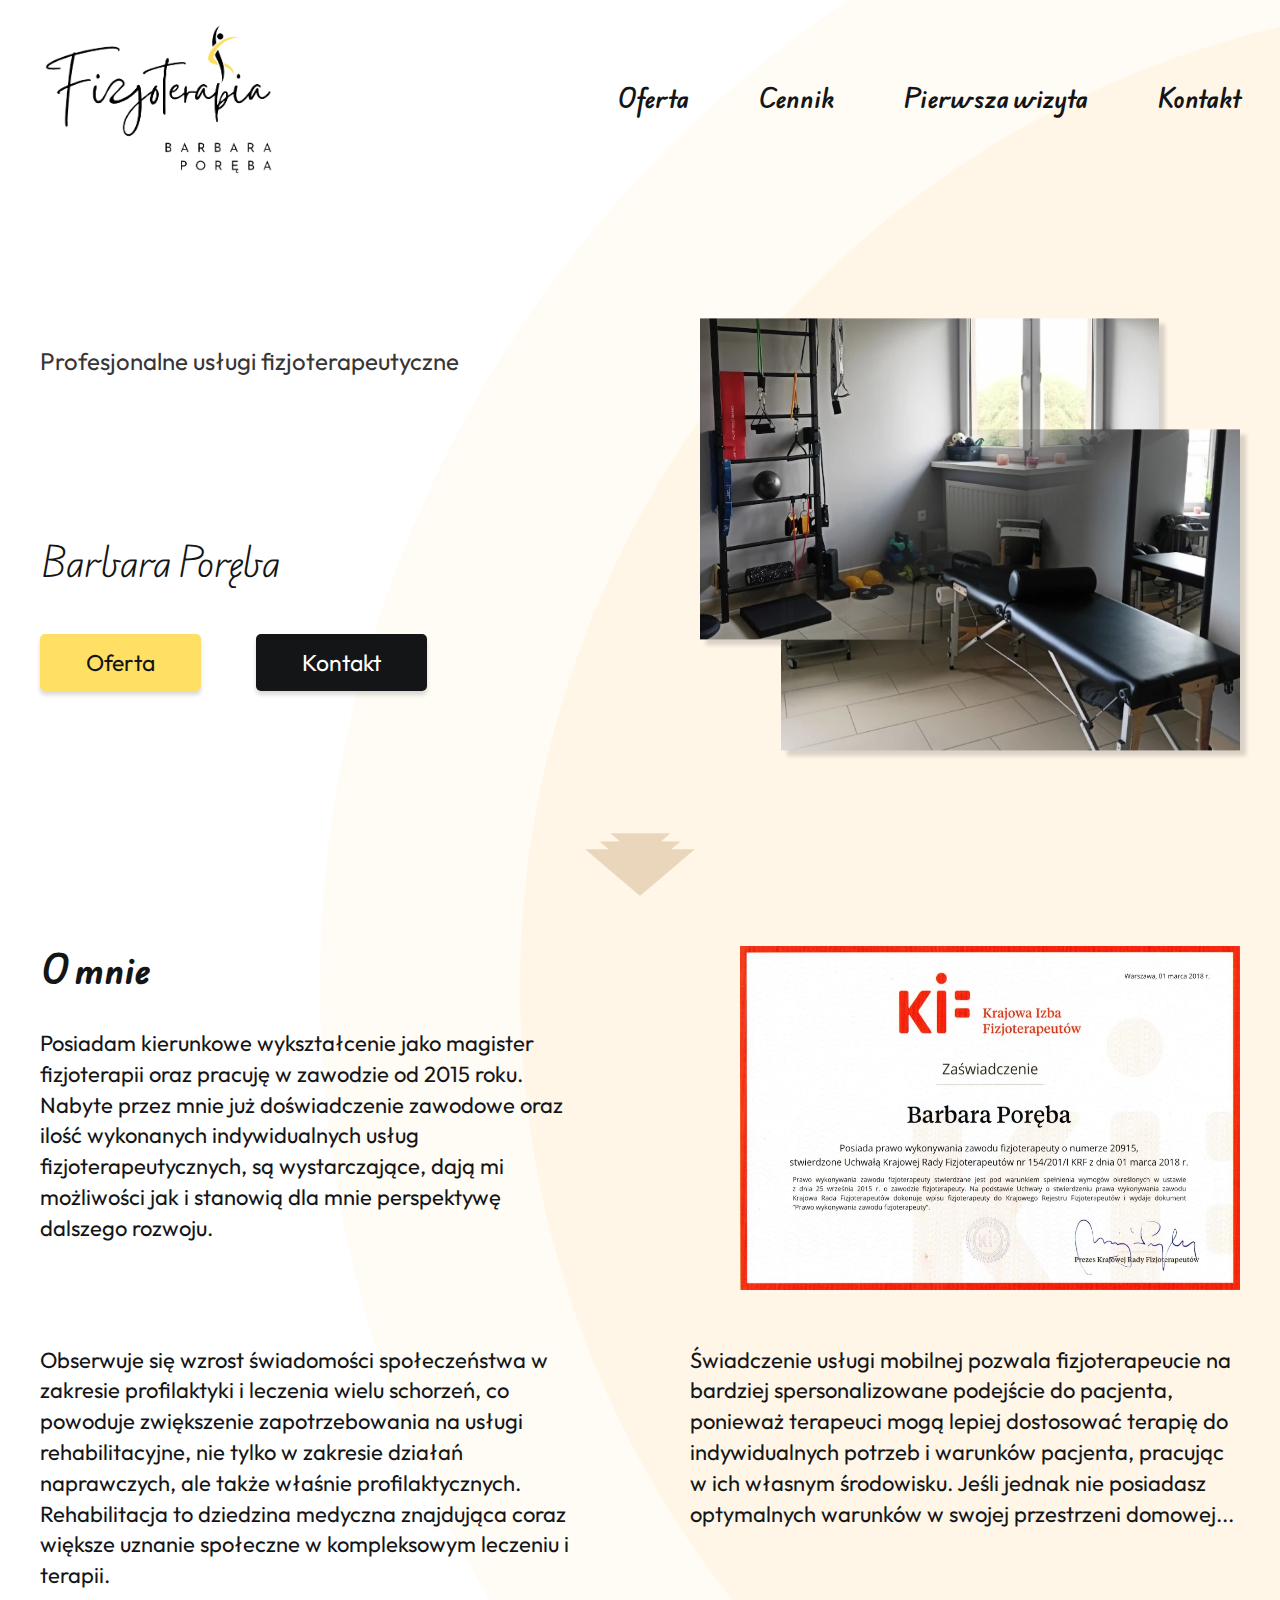
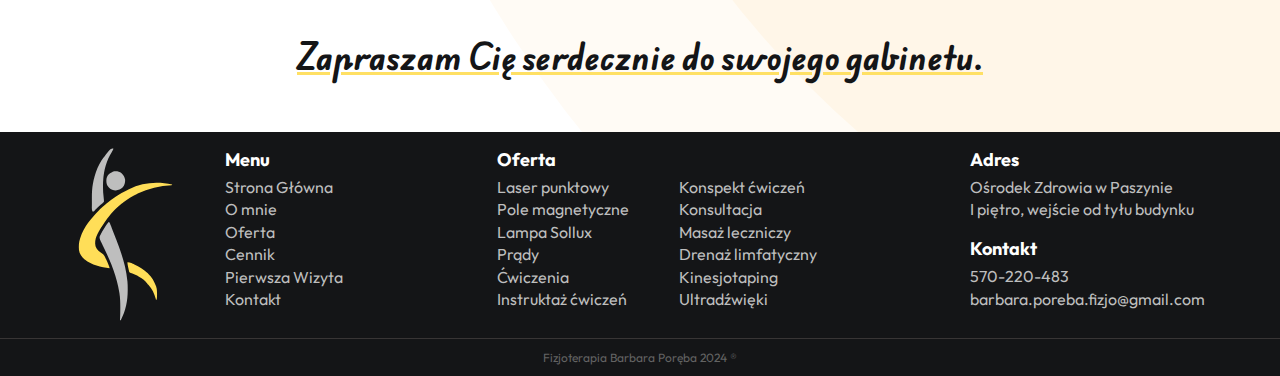
<file: index.html>
<!DOCTYPE html>
<html lang="pl">

<head>
    <meta charset="UTF-8">
    <meta name="viewport" content="width=device-width, initial-scale=1.0">
    <meta name="author" content="Dawid Chawrona">
    <meta name="description" content="Profesjonalne usługi fizjoterapeutyczne - Barbara Poręba">
    <meta name="keywords" content="Barbara Poręba, fizjoterapia, rehabilitacja, usługi fizjoterapeutyczne, mobilna fizjoterapia, profilaktyka, leczenie, terapia indywidualna, Nowy Sącz">
    <!-- Media społecznościowe -->
    <meta property="og:title" content="Fizjoterapia Barbara Poręba">
    <meta property="og:description" content="Indywidualne usługi fizjoterapeutyczne. Przywróć swoją sprawność i komfort życia.">
    <meta property="og:image" content="https://fizjoterapiabp.pl/src/images/businessCard.webp">
    <meta property="og:url" content="fizjoterapiabp.pl">
    <!-- Zmienić gdy zostanie zakupiona domena -->
    <link rel="apple-touch-icon" sizes="180x180" href="./src/icons/apple-touch-icon.png">
    <link rel="icon" type="image/png" sizes="32x32" href="./src/icons/favicon-32x32.png">
    <link rel="icon" type="image/png" sizes="16x16" href="./src/icons/favicon-16x16.png">
    <link rel="preconnect" href="https://fonts.googleapis.com">
    <link rel="preconnect" href="https://fonts.gstatic.com" crossorigin>
    <link rel="stylesheet" href="./css/index.css">
    <link rel="stylesheet" href="./css/about/about.css">

    <title>Fizjoterapia - Barbara Poręba</title>
</head>

<body>
    <div class="background"></div>
    <nav class="mobile">
        <button class="mobile-close">
            <img src="./src/icons/close.svg" alt="close icon">
        </button>
        <ul>
            <li><a href="index.html" class="mobile-link">Strona Główna</a></li>
            <li><a href="offer.html" class="mobile-link">Oferta</a></li>
            <li><a href="prices.html" class="mobile-link">Cennik</a></li>
            <li><a href="visit.html" class="mobile-link">Pierwsza wizyta</a></li>
            <li><a href="contact.html" class="mobile-link">Kontakt</a></li>
        </ul>
    </nav>
    <nav class="primary-navigation">
        <ul>
            <li>
                <a href="index.html" class="nav-logo">
                    <img src="./src/images/logo.webp" alt="fizjoterapia Barbara Poręba" class="nav-firstLogo">
                    <img src="./src/images/logo2.webp" alt="fizjoterapia Barbara Poręba" class="nav-secondLogo">
                </a>
            </li>

            <li><a href="offer.html" class="nav-link">Oferta</a></li>
            <li><a href="prices.html" class="nav-link">Cennik</a></li>
            <li><a href="visit.html" class="nav-link">Pierwsza wizyta</a></li>
            <li><a href="contact.html" class="nav-link nav-contact">Kontakt</a></li>

            <li>
                <a href="#" class="nav-link nav-burger">
                    <img src="./src/icons/menu.png" alt="menu">
                </a>
            </li>
        </ul>
    </nav>

    <main>
        <header>
            <section class="header-section">
                <p class="header-text">
                    <!-- Nadrzędnym celem moich działań jest przywrócenie pacjentom sprawności oraz
                    komfortu życia  -->
                    Profesjonalne usługi fizjoterapeutyczne
                    <!-- <b><br class="header-text_br">niezależnie od ich wieku.</b> -->
                </p>
               
                <h1 class="header-title">Przywróć swoją sprawność i komfort życia.
                </h1>
                <span class="header-subtitle"> 
                    <span class="header-subtitle_tab">
                        <!-- &nbsp&nbsp&nbsp&nbsp&nbsp&nbsp -->
                    </span> 
                    Barbara Poręba
                </span><br>
                <div class="header-buttons">
                    <a href="offer.html" class="header-button primary-button">Oferta</a>
                    <a href="contact.html" class="header-button secondary-button">Kontakt</a>
                </div>
            </section>
            <section class="header-images">
                <img src="./src/images/photo2.webp" alt="gabinet" class="header-image header-firstImage">
                <img src="./src/images/photo1.webp" alt="sprzęt" class="header-image header-secondImage">
            </section>
            <img src="./src/icons/arrow.svg" alt="Kierunek zawartości strony - dół" class="header-arrow">
        </header>

        <section class="about">
            <div class="about-wrap">
                <h2 class="about-header">O mnie</h2>
                <p class="about-text">Posiadam kierunkowe wykształcenie jako magister fizjoterapii oraz pracuję w
                    zawodzie od 2015 roku.
                Nabyte przez mnie już doświadczenie zawodowe oraz ilość wykonanych indywidualnych
                    usług fizjoterapeutycznych, są wystarczające, dają mi możliwości jak i stanowią dla mnie perspektywę
                    dalszego rozwoju.
                </p>
            </div>
            <img src="./src/images/certificate.webp" alt="Certyfikat KIF - Barbara Poręba">
            <p class="about-text">Obserwuje się wzrost świadomości społeczeństwa w zakresie profilaktyki i leczenia wielu schorzeń, co
                powoduje zwiększenie zapotrzebowania na usługi rehabilitacyjne, nie tylko w zakresie działań
                naprawczych, ale także właśnie profilaktycznych. Rehabilitacja to dziedzina medyczna znajdująca
                coraz większe uznanie społeczne w kompleksowym leczeniu i terapii.
            </p>
            <p class="about-text">Świadczenie usługi mobilnej pozwala fizjoterapeucie na bardziej spersonalizowane podejście do
                pacjenta, ponieważ terapeuci mogą lepiej dostosować terapię do indywidualnych potrzeb i warunków
                pacjenta, pracując w ich własnym środowisku. Jeśli jednak nie posiadasz optymalnych warunków w
                swojej przestrzeni domowej...
            </p>
        </section>


        <a href="./offer.html" class="invitation">
            Zapraszam Cię serdecznie do swojego gabinetu.
        </a>
   
    </main>

    <footer>
        <section class="footer-wrap">
            <section class="footer-menu">
                <!-- <img src="./src/images/businessCard.webp" alt="Wizytówka - Barbara Poręba" class="footer-card"> -->
                <img src="./src/images/logo5.svg" alt="Wizytówka - Barbara Poręba" class="footer-card">
                <div class="footer-menu_container">
                    <h3>Menu</h3>
                    <nav>
                        <ul class="footer-menu_nav">
                            <li><a href="index.html" class="footer-link">Strona Główna</a></li>
                            <li><a href="index.html" class="footer-link">O mnie</a></li>
                            <li><a href="offer.html" class="footer-link">Oferta</a></li>
                            <li><a href="prices.html" class="footer-link">Cennik</a></li>
                            <li><a href="visit.html" class="footer-link">Pierwsza Wizyta</a></li>
                            <li><a href="contact.html" class="footer-link">Kontakt</a></li>
                        </ul>
                    </nav>
                </div>
            </section>
            <section class="footer-offer">
                <h3>Oferta</h3>
                <nav class="footer-offer_nav">
                    <ul>
                        <li><a href="./prices.html#laser-punktowy" class="footer-link">Laser punktowy</a></li>
                        <li><a href="./prices.html#pole-magnetyczne" class="footer-link">Pole magnetyczne</a></li>
                        <li><a href="./prices.html#lampa-sollux" class="footer-link">Lampa Sollux</a></li>
                        <li><a href="./prices.html#prady" class="footer-link">Prądy</a></li>
                        <li><a href="./prices.html#cwiczenia" class="footer-link">Ćwiczenia</a></li>
                        <li><a href="./prices.html#instruktaz-cwiczen" class="footer-link">Instruktaż ćwiczeń</a></li>
                    </ul>
                    <ul>
                        <li><a href="./prices.html#konspekt-cwiczen" class="footer-link">Konspekt ćwiczeń</a></li>
                        <li><a href="./prices.html#konsultacja" class="footer-link">Konsultacja</a></li>
                        <li><a href="./prices.html#masaz-leczniczy" class="footer-link">Masaż leczniczy</a></li>
                        <li><a href="./prices.html#drenaz-limfatyczny" class="footer-link">Drenaż limfatyczny</a></li>
                        <li><a href="./prices.html#kinesjotaping" class="footer-link">Kinesjotaping</a></li>
                        <li><a href="./prices.html#ultradzwieki" class="footer-link">Ultradźwięki</a></li>
                    </ul>
                </nav>
            </section>
            <section class="footer-contact">
                <address>
                    <h3>Adres</h3>
                    <ul>
                        <li>Ośrodek Zdrowia w Paszynie</li>
                        <li>I piętro, wejście od tyłu budynku</li>
                    </ul>
                </address>
                <address>
                    <h3>Kontakt</h3>
                    <ul>
                        <li>570-220-483</li>
                        <li>barbara.poreba.fizjo@gmail.com</li>
                    </ul>
                </address>
            </section>
        </section>
        <hr>
        <p class="footer-footer">Fizjoterapia Barbara Poręba 2024 ®</p>
    </footer>

    <script src="./js/index.js"></script>
</body>

</html>
</file>
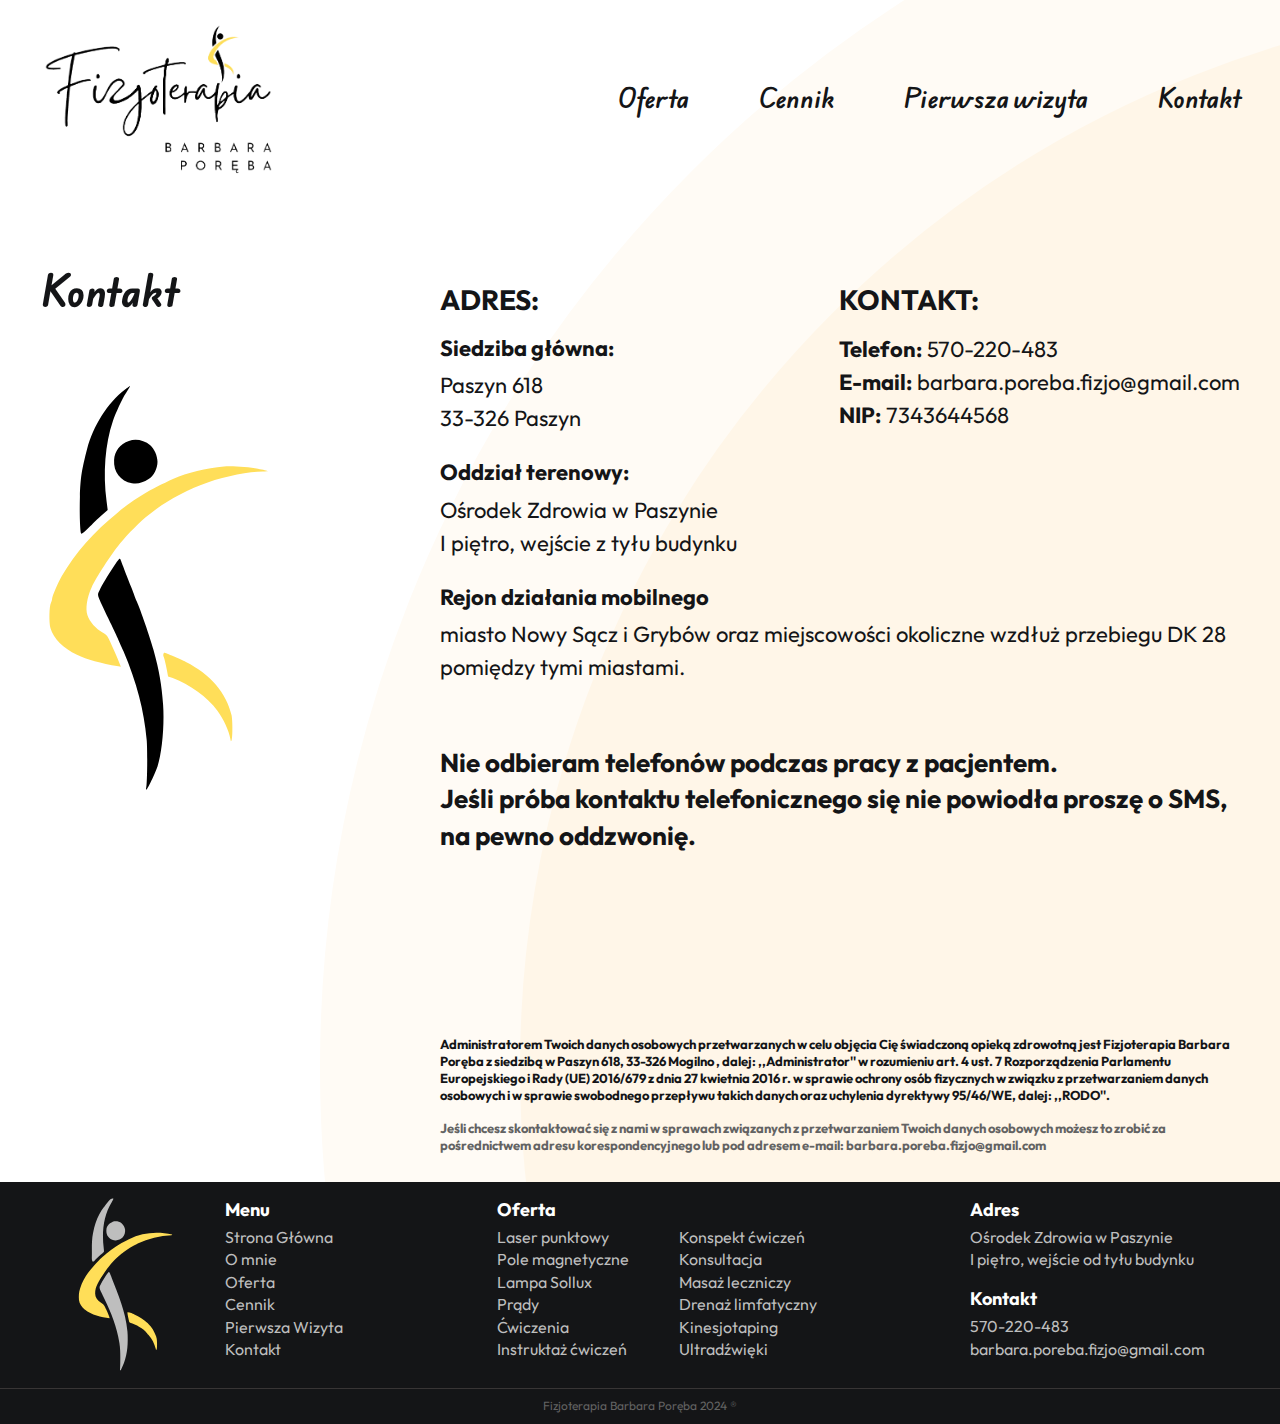
<file: contact.html>
<!DOCTYPE html>
<html lang="pl">

<head>
    <meta charset="UTF-8">
    <meta name="viewport" content="width=device-width, initial-scale=1.0">
    <meta name="author" content="Dawid Chawrona">
    <meta name="description" content="Profesjonalne usługi fizjoterapeutyczne - Barbara Poręba">
    <meta name="keywords" content="Barbara Poręba, fizjoterapia, rehabilitacja, usługi fizjoterapeutyczne, mobilna fizjoterapia, profilaktyka, leczenie, terapia indywidualna, Nowy Sącz">
    <!-- Media społecznościowe -->
    <meta property="og:title" content="Fizjoterapia Barbara Poręba">
    <meta property="og:description" content="Indywidualne usługi fizjoterapeutyczne. Przywróć swoją sprawność i komfort życia.">
    <meta property="og:image" content="https://fizjoterapiabp.pl/src/images/businessCard.webp">
    <meta property="og:url" content="fizjoterapiabp.pl">

    <link rel="apple-touch-icon" sizes="180x180" href="./src/icons/apple-touch-icon.png">
    <link rel="icon" type="image/png" sizes="32x32" href="./src/icons/favicon-32x32.png">
    <link rel="icon" type="image/png" sizes="16x16" href="./src/icons/favicon-16x16.png">
    <link rel="stylesheet" href="./css/index.css">
    <link rel="stylesheet" href="./css/contact/contact.css">

    <title>Fizjoterapia - Kontakt</title>
</head>

<body>
    <div class="background"></div>
    <nav class="mobile">
        <button class="mobile-close">
            <img src="./src/icons/close.svg" alt="close icon">
        </button>
        <ul>
            <li><a href="index.html" class="mobile-link">Strona Główna</a></li>
            <li><a href="offer.html" class="mobile-link">Oferta</a></li>
            <li><a href="prices.html" class="mobile-link">Cennik</a></li>
            <li><a href="visit.html" class="mobile-link">Pierwsza wizyta</a></li>
            <li><a href="contact.html" class="mobile-link">Kontakt</a></li>
        </ul>
    </nav>
    <nav class="primary-navigation">
        <ul>
            <li>
                <a href="index.html" class="nav-logo">
                    <img src="./src/images/logo.webp" alt="fizjoterapia Barbara Poręba" class="nav-firstLogo">
                    <img src="./src/images/logo2.webp" alt="fizjoterapia Barbara Poręba" class="nav-secondLogo">
                </a>
            </li>

            <li><a href="offer.html" class="nav-link">Oferta</a></li>
            <li><a href="prices.html" class="nav-link">Cennik</a></li>
            <li><a href="visit.html" class="nav-link">Pierwsza wizyta</a></li>
            <li><a href="contact.html" class="nav-link nav-contact">Kontakt</a></li>

            <li>
                <a href="#" class="nav-link nav-burger">
                    <img src="./src/icons/menu.png" alt="menu">
                </a>
            </li>
        </ul>
    </nav>

    <main class="contact">

        <div class="contact-wrap">
            <h1>Kontakt</h1>
            <img src="./src/images/logo3.svg" alt="Logo">
        </div>

        <section class="contact-content">
            <div class="contact-container">
                <div class="contact-address">
                    <h2>ADRES:</h2>
                    <h3>Siedziba główna:</h3>
                    <p>Paszyn 618<br>
                        33-326 Paszyn</p>
                    <h3>Oddział terenowy:</h3>
                    <p>Ośrodek Zdrowia w Paszynie<br>
                        I piętro, wejście z tyłu budynku</p>

                </div>
                <div class="contact-area">
                    <h3>Rejon działania mobilnego</h3>
                    <p>miasto Nowy Sącz i Grybów oraz miejscowości okoliczne wzdłuż przebiegu DK 28 pomiędzy tymi
                        miastami.</p>
                </div>
                <div class="contact-contact">
                    <h2>KONTAKT:</h2>
                    <p>
                        <b>Telefon:</b> 570-220-483<br>
                        <b>E-mail:</b> barbara.poreba.fizjo@gmail.com<br>
                        <b>NIP:</b> 7343644568
                    </p>
                </div>
                <p class="contact-info">
                    Nie odbieram telefonów podczas pracy z pacjentem. <br>Jeśli próba kontaktu telefonicznego się nie
                    powiodła proszę o SMS, na pewno oddzwonię.
                </p>
                <p class="contact-rodo">
                    Administratorem Twoich danych osobowych przetwarzanych w celu objęcia Cię świadczoną opieką
                    zdrowotną jest Fizjoterapia Barbara Poręba z siedzibą w Paszyn 618, 33-326 Mogilno , dalej:
                    ,,Administrator'' w rozumieniu art. 4 ust. 7 Rozporządzenia Parlamentu Europejskiego i Rady (UE)
                    2016/679 z dnia 27 kwietnia 2016 r. w sprawie ochrony osób fizycznych w związku z przetwarzaniem
                    danych osobowych i w sprawie swobodnego przepływu takich danych oraz uchylenia dyrektywy 95/46/WE,
                    dalej: ,,RODO''.
                    <br><br><span class="contact-rodoContact">Jeśli chcesz skontaktować się z nami w sprawach związanych
                        z przetwarzaniem Twoich danych osobowych możesz to zrobić za pośrednictwem adresu
                        korespondencyjnego lub pod adresem e-mail: barbara.poreba.fizjo@gmail.com</span>
                </p>
            </div>

        </section>



    </main>


    <footer>
        <section class="footer-wrap">
            <section class="footer-menu">
                <!-- <img src="./src/images/businessCard.webp" alt="Wizytówka - Barbara Poręba" class="footer-card"> -->
                <img src="./src/images/logo5.svg" alt="Wizytówka - Barbara Poręba" class="footer-card">
                <div class="footer-menu_container">
                    <h3>Menu</h3>
                    <nav>
                        <ul class="footer-menu_nav">
                            <li><a href="index.html" class="footer-link">Strona Główna</a></li>
                            <li><a href="index.html" class="footer-link">O mnie</a></li>
                            <li><a href="offer.html" class="footer-link">Oferta</a></li>
                            <li><a href="prices.html" class="footer-link">Cennik</a></li>
                            <li><a href="visit.html" class="footer-link">Pierwsza Wizyta</a></li>
                            <li><a href="contact.html" class="footer-link">Kontakt</a></li>
                        </ul>
                    </nav>
                </div>
            </section>
            <section class="footer-offer">
                <h3>Oferta</h3>
                <nav class="footer-offer_nav">
                    <ul>
                        <li><a href="./prices.html#laser-punktowy" class="footer-link">Laser punktowy</a></li>
                        <li><a href="./prices.html#pole-magnetyczne" class="footer-link">Pole magnetyczne</a></li>
                        <li><a href="./prices.html#lampa-sollux" class="footer-link">Lampa Sollux</a></li>
                        <li><a href="./prices.html#prady" class="footer-link">Prądy</a></li>
                        <li><a href="./prices.html#cwiczenia" class="footer-link">Ćwiczenia</a></li>
                        <li><a href="./prices.html#instruktaz-cwiczen" class="footer-link">Instruktaż ćwiczeń</a></li>
                    </ul>
                    <ul>
                        <li><a href="./prices.html#konspekt-cwiczen" class="footer-link">Konspekt ćwiczeń</a></li>
                        <li><a href="./prices.html#konsultacja" class="footer-link">Konsultacja</a></li>
                        <li><a href="./prices.html#masaz-leczniczy" class="footer-link">Masaż leczniczy</a></li>
                        <li><a href="./prices.html#drenaz-limfatyczny" class="footer-link">Drenaż limfatyczny</a></li>
                        <li><a href="./prices.html#kinesjotaping" class="footer-link">Kinesjotaping</a></li>
                        <li><a href="./prices.html#ultradzwieki" class="footer-link">Ultradźwięki</a></li>
                    </ul>
                </nav>
            </section>
            <section class="footer-contact">
                <address>
                    <h3>Adres</h3>
                    <ul>
                        <li>Ośrodek Zdrowia w Paszynie</li>
                        <li>I piętro, wejście od tyłu budynku</li>
                    </ul>
                </address>
                <address>
                    <h3>Kontakt</h3>
                    <ul>
                        <li>570-220-483</li>
                        <li>barbara.poreba.fizjo@gmail.com</li>
                    </ul>
                </address>
            </section>
        </section>
        <hr>
        <p class="footer-footer">Fizjoterapia Barbara Poręba 2024 ®</p>
    </footer>

    <script src="js/index.js"></script>
</body>

</html>
</file>
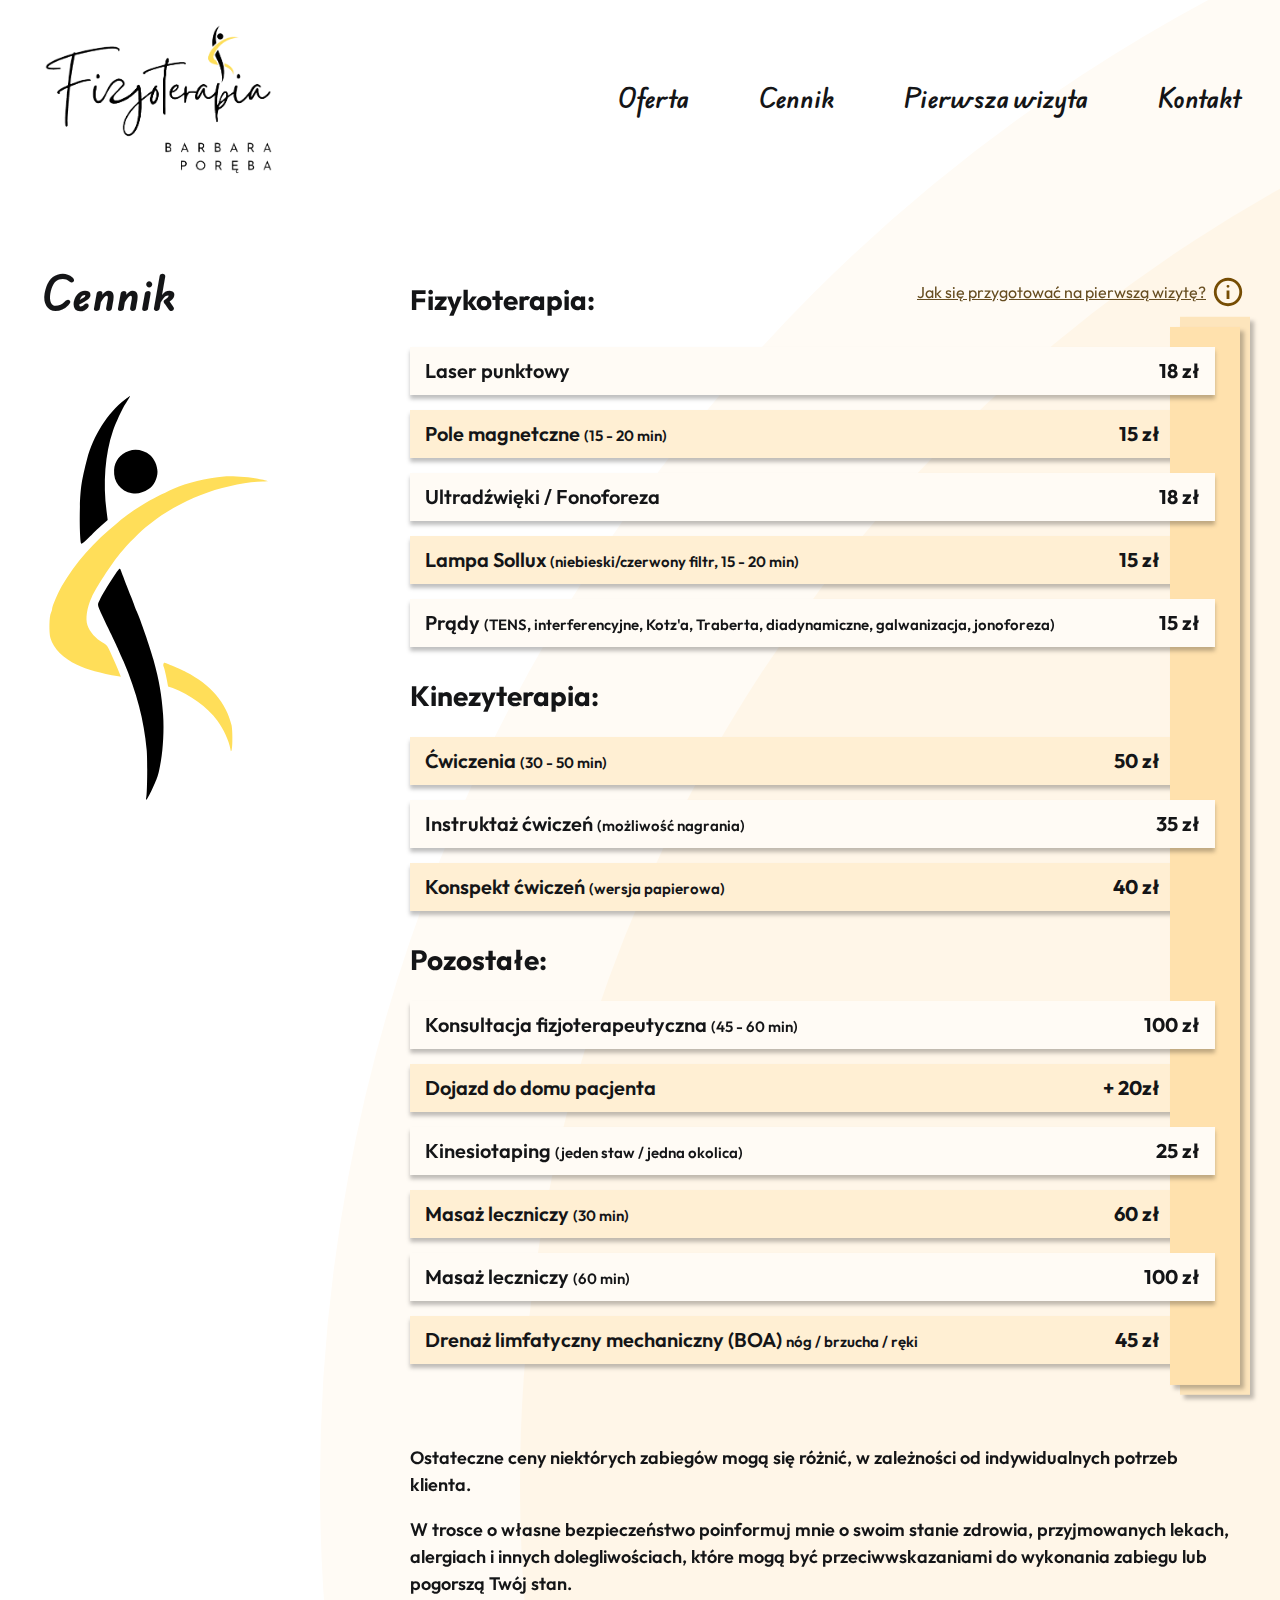
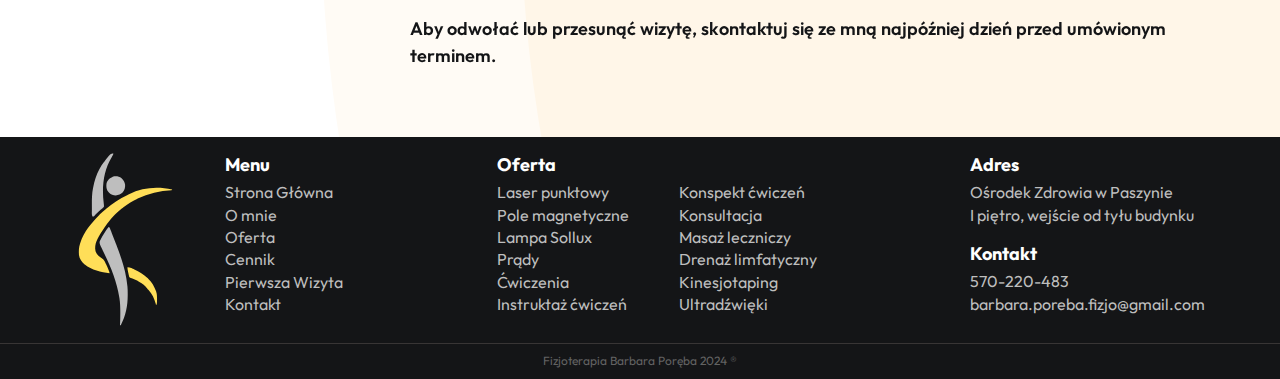
<file: prices.html>
<!DOCTYPE html>
<html lang="pl">

<head>
    <meta charset="UTF-8">
    <meta name="viewport" content="width=device-width, initial-scale=1.0">
    <meta name="author" content="Dawid Chawrona">
    <meta name="description" content="Profesjonalne usługi fizjoterapeutyczne - Barbara Poręba">
    <meta name="keywords" content="Barbara Poręba, fizjoterapia, rehabilitacja, usługi fizjoterapeutyczne, mobilna fizjoterapia, profilaktyka, leczenie, terapia indywidualna, Nowy Sącz">
    <!-- Media społecznościowe -->
    <meta property="og:title" content="Fizjoterapia Barbara Poręba">
    <meta property="og:description" content="Indywidualne usługi fizjoterapeutyczne. Przywróć swoją sprawność i komfort życia.">
    <meta property="og:image" content="https://fizjoterapiabp.pl/src/images/businessCard.webp">
    <meta property="og:url" content="fizjoterapiabp.pl">

    <link rel="apple-touch-icon" sizes="180x180" href="./src/icons/apple-touch-icon.png">
    <link rel="icon" type="image/png" sizes="32x32" href="./src/icons/favicon-32x32.png">
    <link rel="icon" type="image/png" sizes="16x16" href="./src/icons/favicon-16x16.png">
    <link rel="stylesheet" href="./css/index.css">
    <link rel="stylesheet" href="./css/prices/prices.css">

    <title>Fizjoterapia - Cennik</title>
</head>

<body>
    <div class="background"></div>
    <nav class="mobile">
        <button class="mobile-close">
            <img src="./src/icons/close.svg" alt="close icon">
        </button>
        <ul>
            <li><a href="index.html" class="mobile-link">Strona Główna</a></li>
            <li><a href="offer.html" class="mobile-link">Oferta</a></li>
            <li><a href="prices.html" class="mobile-link">Cennik</a></li>
            <li><a href="visit.html" class="mobile-link">Pierwsza wizyta</a></li>
            <li><a href="contact.html" class="mobile-link">Kontakt</a></li>
        </ul>
    </nav>
    <nav class="primary-navigation">
        <ul>
            <li>
                <a href="index.html" class="nav-logo">
                    <img src="./src/images/logo.webp" alt="fizjoterapia Barbara Poręba" class="nav-firstLogo">
                    <img src="./src/images/logo2.webp" alt="fizjoterapia Barbara Poręba" class="nav-secondLogo">
                </a>
            </li>

            <li><a href="offer.html" class="nav-link">Oferta</a></li>
            <li><a href="prices.html" class="nav-link">Cennik</a></li>
            <li><a href="visit.html" class="nav-link">Pierwsza wizyta</a></li>
            <li><a href="contact.html" class="nav-link nav-contact">Kontakt</a></li>

            <li>
                <a href="#" class="nav-link nav-burger">
                    <img src="./src/icons/menu.png" alt="menu">
                </a>
            </li>
        </ul>
    </nav>

    <main class="prices">
        <div class="prices-wrap">
            <h1>Cennik</h1>
            <img src="./src/images/logo3.svg" alt="Logo">
        </div>

        <section class="prices-content">
            <div class="prices-container">
                <a href="visit.html" class="prices-question">
                    Jak się przygotować na pierwszą wizytę?
                    <img src="./src/icons/info.svg" alt="info">
                </a>
                <h2 class="prices-firstHeadline">Fizykoterapia:</h2>
                <div class="prices-prices" id="prices">
                    <div class="prices-row" id="laser-punktowy">
                        <span class="prices-service">Laser punktowy</span>
                        <span class="prices-price">18 zł</span>
                    </div>
                    <div class="prices-row" id="pole-magnetyczne">
                        <span class="prices-service">Pole magnetczne <br><span class="prices-smallText">(15 - 20 min)</span></span>
                        <span class="prices-price">15 zł</span>
                    </div>
                    <div class="prices-row" id="ultradzwieki">
                        <span class="prices-service">Ultradźwięki / Fonoforeza</span>
                        <span class="prices-price">18 zł</span>
                    </div>
                    <div class="prices-row" id="lampa-sollux">
                        <span class="prices-service">Lampa Sollux <br><span class="prices-smallText">(niebieski/czerwony filtr, 15 - 20 min)</span></span>
                        <span class="prices-price">15 zł</span>
                    </div>
                    <div class="prices-row" id="prady">
                        <span class="prices-service">Prądy <br class="prices-current_br"><span
                                class="prices-smallText">(TENS, interferencyjne, Kotz'a, Traberta, diadynamiczne,
                                galwanizacja, jonoforeza)</span></span>
                        <span class="prices-price">15 zł</span>
                    </div>
                    <h2>Kinezyterapia:</h2>
                    <div class="prices-row" id="cwiczenia">
                        <span class="prices-service">Ćwiczenia <br><span class="prices-smallText">(30 - 50
                                min)</span></span>
                        <span class="prices-price">50 zł</span>
                    </div>
                    <div class="prices-row" id="instruktaz-cwiczen">
                        <span class="prices-service">Instruktaż ćwiczeń <br><span class="prices-smallText">(możliwość nagrania)</span></span>
                        <span class="prices-price">35 zł</span>
                    </div>
                    <div class="prices-row" id="konspekt-cwiczen">
                        <span class="prices-service">Konspekt ćwiczeń <br><span class="prices-smallText">(wersja papierowa)</span></span>
                        <span class="prices-price">40 zł</span>
                    </div>
                    <h2>Pozostałe:</h2>
                    <div class="prices-row" id="konsultacja">
                        <span class="prices-service">Konsultacja fizjoterapeutyczna <br><span
                                class="prices-smallText">(45 - 60 min)</span></span>
                        <span class="prices-price">100 zł</span>
                    </div>
                    <div class="prices-row" id="dojazd">
                        <span class="prices-service">Dojazd do domu pacjenta</span>
                        <span class="prices-price">+ 20zł</span>
                    </div>
                    <div class="prices-row" id="kinesjotaping">
                        <span class="prices-service">Kinesiotaping <br><span class="prices-smallText">(jeden staw /
                                jedna okolica)</span></span>
                        <span class="prices-price">25 zł</span>
                    </div>


                    <div class="prices-row" id="masaz-leczniczy">
                        <span class="prices-service">Masaż leczniczy <br><span class="prices-smallText">(30
                                min)</span></span>
                        <span class="prices-price">60 zł</span>
                    </div>
                    <div class="prices-row">
                        <span class="prices-service">Masaż leczniczy <br><span class="prices-smallText">(60
                                min)</span></span>
                        <span class="prices-price">100 zł</span>
                    </div>

                    <div class="prices-row" id="drenaz-limfatyczny">
                        <span class="prices-service">Drenaż limfatyczny mechaniczny (BOA) <span class="prices-smallText">nóg / brzucha / ręki</span></span>
                        <span class="prices-price">45 zł</span>
                    </div>
                    

                </div>
                <p class="prices-text">Ostateczne ceny niektórych zabiegów mogą się różnić, w zależności od
                    indywidualnych potrzeb klienta.
                </p>
                <p class="prices-text">W trosce o własne bezpieczeństwo poinformuj mnie o swoim stanie zdrowia,
                    przyjmowanych lekach, alergiach i innych dolegliwościach, które mogą być przeciwwskazaniami do
                    wykonania zabiegu lub pogorszą Twój stan.
                </p>
                <p class="prices-text">Aby odwołać lub przesunąć wizytę, skontaktuj się ze mną najpóźniej dzień przed
                    umówionym terminem.
                </p>
            </div>
        </section>
    </main>

    <footer>
        <section class="footer-wrap">
            <section class="footer-menu">
                <!-- <img src="./src/images/businessCard.webp" alt="Wizytówka - Barbara Poręba" class="footer-card"> -->
                <img src="./src/images/logo5.svg" alt="Wizytówka - Barbara Poręba" class="footer-card">
                <div class="footer-menu_container">
                    <h3>Menu</h3>
                    <nav>
                        <ul class="footer-menu_nav">
                            <li><a href="index.html" class="footer-link">Strona Główna</a></li>
                            <li><a href="index.html" class="footer-link">O mnie</a></li>
                            <li><a href="offer.html" class="footer-link">Oferta</a></li>
                            <li><a href="prices.html" class="footer-link">Cennik</a></li>
                            <li><a href="visit.html" class="footer-link">Pierwsza Wizyta</a></li>
                            <li><a href="contact.html" class="footer-link">Kontakt</a></li>
                        </ul>
                    </nav>
                </div>
            </section>
            <section class="footer-offer">
                <h3>Oferta</h3>
                <nav class="footer-offer_nav">
                    <ul>
                        <li><a href="./prices.html#laser-punktowy" class="footer-link">Laser punktowy</a></li>
                        <li><a href="./prices.html#pole-magnetyczne" class="footer-link">Pole magnetyczne</a></li>
                        <li><a href="./prices.html#lampa-sollux" class="footer-link">Lampa Sollux</a></li>
                        <li><a href="./prices.html#prady" class="footer-link">Prądy</a></li>
                        <li><a href="./prices.html#cwiczenia" class="footer-link">Ćwiczenia</a></li>
                        <li><a href="./prices.html#instruktaz-cwiczen" class="footer-link">Instruktaż ćwiczeń</a></li>
                    </ul>
                    <ul>
                        <li><a href="./prices.html#konspekt-cwiczen" class="footer-link">Konspekt ćwiczeń</a></li>
                        <li><a href="./prices.html#konsultacja" class="footer-link">Konsultacja</a></li>
                        <li><a href="./prices.html#masaz-leczniczy" class="footer-link">Masaż leczniczy</a></li>
                        <li><a href="./prices.html#drenaz-limfatyczny" class="footer-link">Drenaż limfatyczny</a></li>
                        <li><a href="./prices.html#kinesjotaping" class="footer-link">Kinesjotaping</a></li>
                        <li><a href="./prices.html#ultradzwieki" class="footer-link">Ultradźwięki</a></li>
                    </ul>
                </nav>
            </section>
            <section class="footer-contact">
                <address>
                    <h3>Adres</h3>
                    <ul>
                        <li>Ośrodek Zdrowia w Paszynie</li>
                        <li>I piętro, wejście od tyłu budynku</li>
                    </ul>
                </address>
                <address>
                    <h3>Kontakt</h3>
                    <ul>
                        <li>570-220-483</li>
                        <li>barbara.poreba.fizjo@gmail.com</li>
                    </ul>
                </address>
            </section>
        </section>
        <hr>
        <p class="footer-footer">Fizjoterapia Barbara Poręba 2024 ®</p>
    </footer>

    <script src="js/index.js"></script>
</body>

</html>
</file>
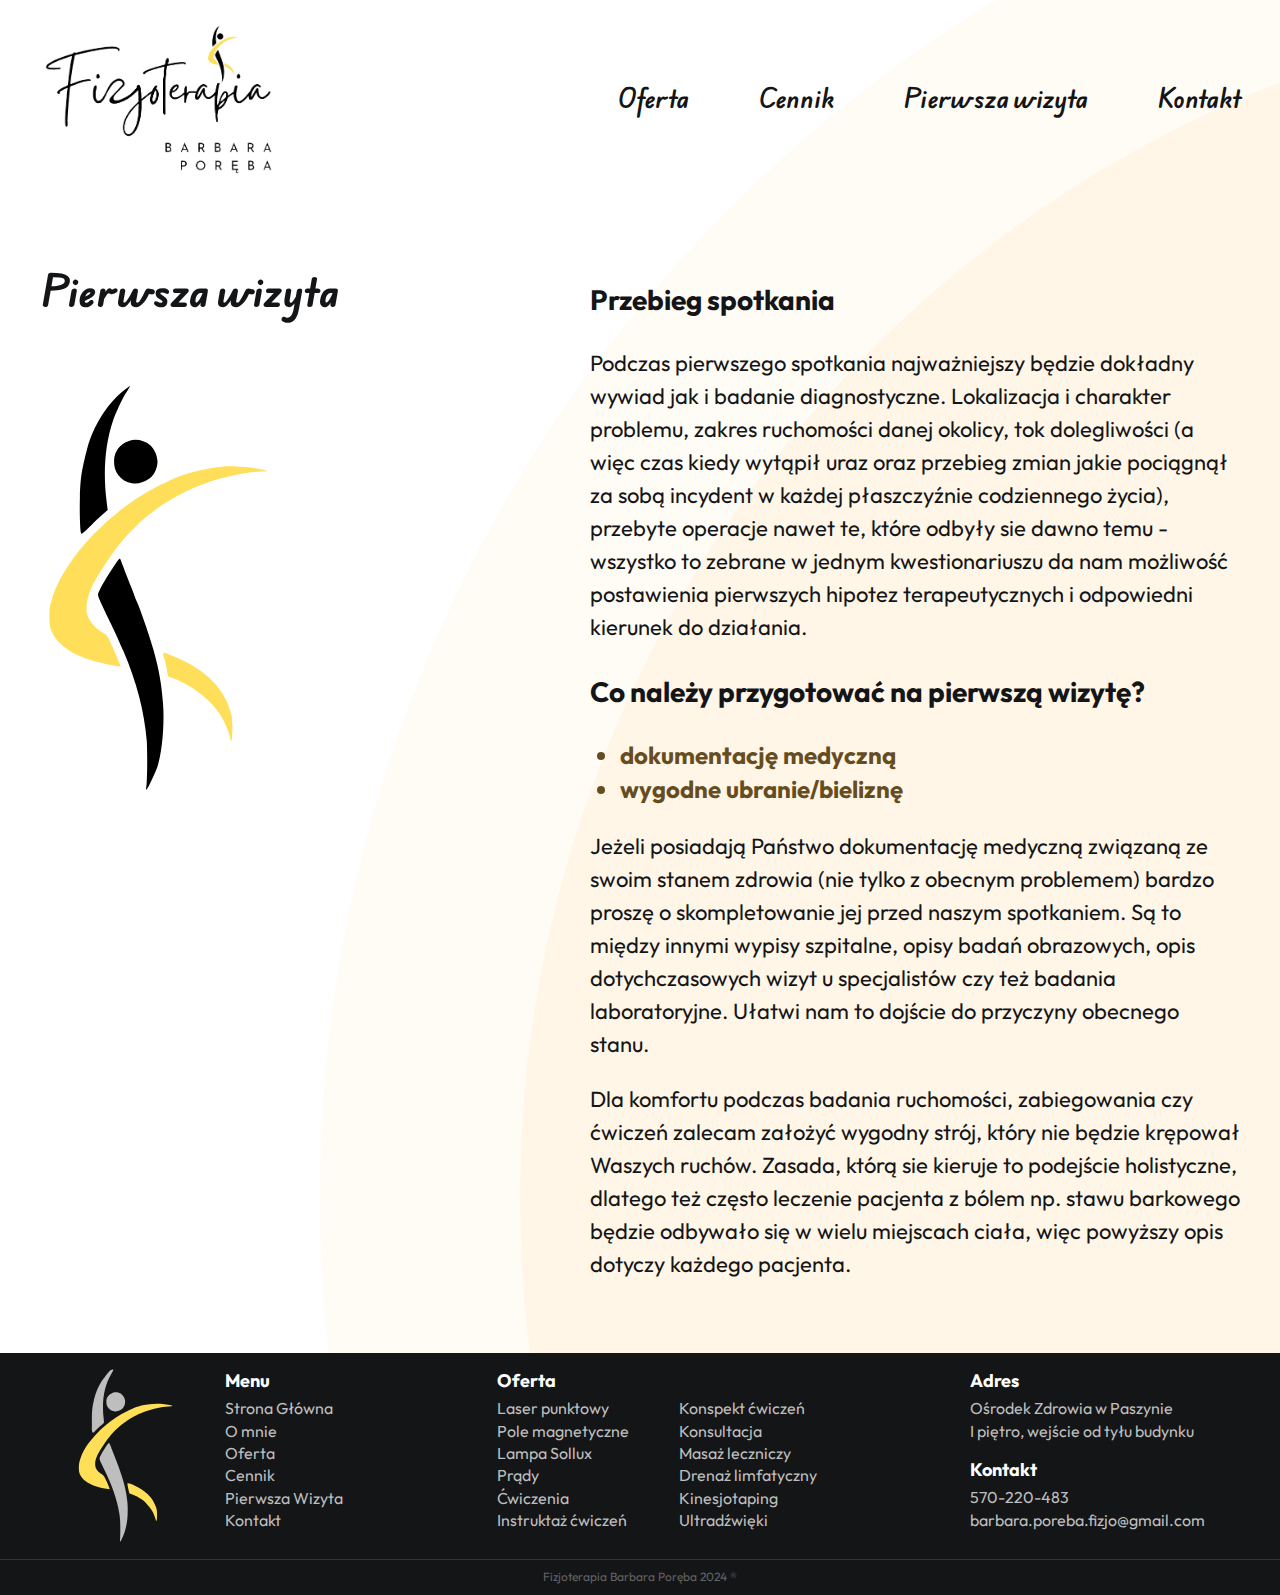
<file: visit.html>
<!DOCTYPE html>
<html lang="pl">

<head>
    <meta charset="UTF-8">
    <meta name="viewport" content="width=device-width, initial-scale=1.0">
    <meta name="author" content="Dawid Chawrona">
    <meta name="description" content="Profesjonalne usługi fizjoterapeutyczne - Barbara Poręba">
    <meta name="keywords" content="Barbara Poręba, fizjoterapia, rehabilitacja, usługi fizjoterapeutyczne, mobilna fizjoterapia, profilaktyka, leczenie, terapia indywidualna, Nowy Sącz">
    <!-- Media społecznościowe -->
    <meta property="og:title" content="Fizjoterapia Barbara Poręba">
    <meta property="og:description" content="Indywidualne usługi fizjoterapeutyczne. Przywróć swoją sprawność i komfort życia.">
    <meta property="og:image" content="https://fizjoterapiabp.pl/src/images/businessCard.webp">
    <meta property="og:url" content="fizjoterapiabp.pl">

    <link rel="apple-touch-icon" sizes="180x180" href="./src/icons/apple-touch-icon.png">
    <link rel="icon" type="image/png" sizes="32x32" href="./src/icons/favicon-32x32.png">
    <link rel="icon" type="image/png" sizes="16x16" href="./src/icons/favicon-16x16.png">
    <link rel="stylesheet" href="./css/index.css">
    <link rel="stylesheet" href="./css/visit/visit.css">

    <title>Fizjoterapia - Pierwsza Wizyta</title>
</head>

<body>
    <div class="background"></div>
    <nav class="mobile">
        <button class="mobile-close">
            <img src="./src/icons/close.svg" alt="close icon">
        </button>
        <ul>
            <li><a href="index.html" class="mobile-link">Strona Główna</a></li>
            <li><a href="offer.html" class="mobile-link">Oferta</a></li>
            <li><a href="prices.html" class="mobile-link">Cennik</a></li>
            <li><a href="visit.html" class="mobile-link">Pierwsza wizyta</a></li>
            <li><a href="contact.html" class="mobile-link">Kontakt</a></li>
        </ul>
    </nav>
    <nav class="primary-navigation">
        <ul>
            <li>
                <a href="index.html" class="nav-logo">
                    <img src="./src/images/logo.webp" alt="fizjoterapia Barbara Poręba" class="nav-firstLogo">
                    <img src="./src/images/logo2.webp" alt="fizjoterapia Barbara Poręba" class="nav-secondLogo">
                </a>
            </li>

            <li><a href="offer.html" class="nav-link">Oferta</a></li>
            <li><a href="prices.html" class="nav-link">Cennik</a></li>
            <li><a href="visit.html" class="nav-link">Pierwsza wizyta</a></li>
            <li><a href="contact.html" class="nav-link nav-contact">Kontakt</a></li>

            <li>
                <a href="#" class="nav-link nav-burger">
                    <img src="./src/icons/menu.png" alt="menu">
                </a>
            </li>
        </ul>
    </nav>

    <main class="visit">
        <div class="visit-wrap">
            <h1>Pierwsza wizyta</h1>
            <img src="./src/images/logo3.svg" alt="Logo">
        </div>

        <section class="visit-content">
            <h2>Przebieg spotkania</h2>
            <p>Podczas pierwszego spotkania najważniejszy będzie dokładny wywiad jak i badanie diagnostyczne.
                Lokalizacja i charakter problemu, zakres ruchomości danej okolicy, tok dolegliwości (a więc czas kiedy
                wytąpił uraz oraz przebieg zmian jakie pociągnął za sobą incydent w każdej płaszczyźnie codziennego
                życia), przebyte operacje nawet te, które odbyły sie dawno temu - wszystko to zebrane w jednym
                kwestionariuszu da nam możliwość postawienia pierwszych hipotez terapeutycznych i odpowiedni kierunek do
                działania.
            </p>
            <h2>Co należy przygotować na pierwszą wizytę?</h2>
            <ul>
                <li>dokumentację medyczną</li>
                <li>wygodne ubranie/bieliznę</li>
            </ul>
            <p>
                Jeżeli posiadają Państwo dokumentację medyczną związaną ze swoim stanem zdrowia (nie tylko z obecnym
                problemem) bardzo proszę o skompletowanie jej przed naszym spotkaniem. Są to między innymi wypisy
                szpitalne, opisy badań obrazowych, opis dotychczasowych wizyt u specjalistów czy też badania
                laboratoryjne. Ułatwi nam to dojście do przyczyny obecnego stanu.
            </p>
            <p>Dla komfortu podczas badania ruchomości, zabiegowania czy ćwiczeń zalecam założyć wygodny strój, który
                nie będzie krępował Waszych ruchów. Zasada, którą sie kieruje to podejście holistyczne, dlatego też
                często leczenie pacjenta z bólem np. stawu barkowego będzie odbywało się w wielu miejscach ciała, więc
                powyższy opis dotyczy każdego pacjenta.
            </p>
        </section>
    </main>

    <footer>
        <section class="footer-wrap">
            <section class="footer-menu">
                <!-- <img src="./src/images/businessCard.webp" alt="Wizytówka - Barbara Poręba" class="footer-card"> -->
                <img src="./src/images/logo5.svg" alt="Wizytówka - Barbara Poręba" class="footer-card">
                <div class="footer-menu_container">
                    <h3>Menu</h3>
                    <nav>
                        <ul class="footer-menu_nav">
                            <li><a href="index.html" class="footer-link">Strona Główna</a></li>
                            <li><a href="index.html" class="footer-link">O mnie</a></li>
                            <li><a href="offer.html" class="footer-link">Oferta</a></li>
                            <li><a href="prices.html" class="footer-link">Cennik</a></li>
                            <li><a href="visit.html" class="footer-link">Pierwsza Wizyta</a></li>
                            <li><a href="contact.html" class="footer-link">Kontakt</a></li>
                        </ul>
                    </nav>
                </div>
            </section>
            <section class="footer-offer">
                <h3>Oferta</h3>
                <nav class="footer-offer_nav">
                    <ul>
                        <li><a href="./prices.html#laser-punktowy" class="footer-link">Laser punktowy</a></li>
                        <li><a href="./prices.html#pole-magnetyczne" class="footer-link">Pole magnetyczne</a></li>
                        <li><a href="./prices.html#lampa-sollux" class="footer-link">Lampa Sollux</a></li>
                        <li><a href="./prices.html#prady" class="footer-link">Prądy</a></li>
                        <li><a href="./prices.html#cwiczenia" class="footer-link">Ćwiczenia</a></li>
                        <li><a href="./prices.html#instruktaz-cwiczen" class="footer-link">Instruktaż ćwiczeń</a></li>
                    </ul>
                    <ul>
                        <li><a href="./prices.html#konspekt-cwiczen" class="footer-link">Konspekt ćwiczeń</a></li>
                        <li><a href="./prices.html#konsultacja" class="footer-link">Konsultacja</a></li>
                        <li><a href="./prices.html#masaz-leczniczy" class="footer-link">Masaż leczniczy</a></li>
                        <li><a href="./prices.html#drenaz-limfatyczny" class="footer-link">Drenaż limfatyczny</a></li>
                        <li><a href="./prices.html#kinesjotaping" class="footer-link">Kinesjotaping</a></li>
                        <li><a href="./prices.html#ultradzwieki" class="footer-link">Ultradźwięki</a></li>
                    </ul>
                </nav>
            </section>
            <section class="footer-contact">
                <address>
                    <h3>Adres</h3>
                    <ul>
                        <li>Ośrodek Zdrowia w Paszynie</li>
                        <li>I piętro, wejście od tyłu budynku</li>
                    </ul>
                </address>
                <address>
                    <h3>Kontakt</h3>
                    <ul>
                        <li>570-220-483</li>
                        <li>barbara.poreba.fizjo@gmail.com</li>
                    </ul>
                </address>
            </section>
        </section>
        <hr>
        <p class="footer-footer">Fizjoterapia Barbara Poręba 2024 ®</p>
    </footer>

    <script src="js/index.js"></script>
</body>

</html>
</file>
<file: css/index.css>
@import url("https://fonts.googleapis.com/css2?family=Edu+AU+VIC+WA+NT+Hand:wght@400..700&display=swap");
.primary-navigation {
  width: 100%;
  max-width: 1200px;
  margin: 0 auto 20px;
  padding: 20px 15px;
  padding-right: 10px;
  z-index: 90;
}

.primary-navigation ul {
  display: flex;
  justify-content: space-between;
  align-items: center;
  list-style: none;
}

.nav-firstLogo {
  display: none;
  width: 225px;
}

.nav-secondLogo {
  width: 225px;
}

.nav-link {
  display: none;
}

.nav-burger {
  display: block;
  border: none;
  background-color: transparent;
}
.nav-burger:hover {
  background-color: #f1f0f0;
}
.nav-burger img {
  width: 64px;
}

.mobile {
  position: fixed;
  inset: 0;
  display: none;
  place-items: center;
  z-index: 100;
  background-color: #ffffff;
}
.mobile ul {
  display: flex;
  flex-direction: column;
  justify-content: center;
  list-style: none;
}
.mobile a {
  display: block;
  padding: 0.5em;
  font-size: 30px;
  font-weight: 400;
  color: #141517;
  text-align: left;
  text-decoration: underline;
  font-family: "Edu AU VIC WA NT Hand";
  font-weight: bold;
  text-decoration-color: #ffe064;
}
.mobile a:hover {
  color: #ffe064;
}

.mobile-close {
  position: absolute;
  top: 50px;
  right: 15px;
  width: 64px;
  aspect-ratio: 1/1;
  border: none;
  background: none;
  cursor: pointer;
  z-index: 101;
}
.mobile-close img {
  width: 100%;
}
.mobile-close:hover {
  background-color: #f1f0f0;
}

.mobile-visible {
  display: grid;
}

@media (width > 462px) {
  .primary-navigation {
    max-width: 400px;
    padding-inline: 0;
  }

  .mobile-close {
    position: absolute;
    right: calc((100% - 400px) / 2);
  }
}
@media (width > 600px) {
  .primary-navigation {
    max-width: 500px;
  }

  .mobile-close {
    position: absolute;
    right: calc((100% - 500px) / 2);
  }
}
@media (width > 700px) {
  .primary-navigation {
    max-width: 600px;
  }

  .mobile-close {
    position: absolute;
    right: calc((100% - 600px) / 2);
  }
}
@media (width > 850px) {
  .primary-navigation {
    max-width: 1200px;
    padding-inline: 30px;
  }

  .primary-navigation ul {
    justify-content: end;
  }

  li:has(.nav-logo) {
    margin-right: auto;
  }

  .nav-link {
    display: grid;
    place-items: center;
    padding: 1em;
    font-size: 19px;
    font-weight: 600;
    color: #141517;
    text-decoration: none;
    font-family: "Edu AU VIC WA NT Hand";
    transition: color 0.25s;
  }
  .nav-link:hover {
    color: #ffe064;
  }

  .nav-burger {
    display: none;
  }

  .primary-navigation {
    padding-right: 0;
  }

  a.nav-contact {
    padding-right: 25px;
  }
}
@media (width > 1000px) {
  a.nav-contact {
    padding-right: 35px;
  }

  .primary-navigation {
    padding-left: 35px;
  }
}
@media (width > 1025px) {
  .primary-navigation {
    padding: 20px 0px 20px 35px;
  }

  .nav-link {
    padding: 1.5em;
    font-size: 23px;
  }

  .nav-firstLogo {
    display: block;
    width: 250px;
  }

  .nav-secondLogo {
    display: none;
  }
}
@media (width > 1150px) {
  .nav-link {
    padding: 1.5em;
  }
}
@media (width > 1250px) {
  .primary-navigation {
    padding-inline: 0;
  }

  a.nav-contact {
    padding-right: 0;
  }
}
main {
  max-width: 1200px;
  margin: 0 auto;
  padding-inline: 15px;
}

@media (width > 500px) {
  main {
    padding-inline: 20px;
  }
}
@media (width > 650px) {
  main {
    padding-inline: 25px;
  }
}
@media (width > 800px) {
  main {
    padding-inline: 30px;
  }
}
@media (width > 1000px) {
  main {
    padding-inline: 35px;
  }
}
@media (width > 1250px) {
  main {
    padding-inline: 0;
  }
}
footer {
  position: relative;
  margin-top: 35px;
  font-size: 14px;
  line-height: 1.4;
  color: #BEBEBE;
  background-color: #141517;
}
footer ul {
  list-style: none;
}
footer h3 {
  margin-bottom: 0.2em;
  color: white;
}
footer address {
  font-style: normal;
}
footer hr {
  height: 1px;
  margin-top: 15px;
  border: none;
  background-color: #383535;
}
footer a {
  text-decoration: none;
}

.footer-wrap {
  max-width: 1200px;
  padding-top: 15px;
  padding-inline: 15px;
  display: none;
}

.footer-menu {
  display: flex;
  flex-direction: row-reverse;
  align-items: start;
  justify-content: space-between;
}

.footer-card {
  width: 45%;
}

.footer-menu_container {
  width: 45%;
}

.footer-link {
  color: #BEBEBE;
  transition: color 0.15s;
}
.footer-link:hover {
  color: white;
  text-decoration: underline;
}

.footer-contact {
  display: flex;
  flex-direction: row-reverse;
  gap: 15.5px;
  margin-top: 0.5em;
}

.footer-postalCode {
  font-size: 13px;
}

.footer-email {
  font-size: 13px;
}

.footer-footer {
  padding: 0.75em;
  text-align: center;
  color: #636363;
  font-size: 12px;
}

@media (width > 462px) {
  footer {
    font-size: 15px;
  }

  .footer-wrap {
    width: 400px;
    margin: 0 auto;
    padding-inline: 0;
    padding-top: 25px;
  }

  .footer-email, .footer-postalCode {
    font-size: 15px;
  }
}
@media (width > 850px) {
  footer {
    margin-top: 50px;
    font-size: 16px;
  }
  footer h3 {
    font-size: 18px;
  }

  .footer-email, .footer-postalCode {
    font-size: 16px;
  }

  .footer-offer_nav {
    display: flex;
    gap: 20px;
  }

  .footer-wrap {
    display: flex;
    justify-content: space-between;
    flex-wrap: nowrap;
    width: 100%;
    padding-top: 15px;
    padding-inline: 30px;
  }

  .footer-menu {
    flex-direction: row;
    gap: 20px;
  }

  .footer-menu_container {
    width: auto;
  }

  .footer-card {
    align-self: center;
    width: 100px;
  }

  .footer-contact {
    flex-direction: column;
    margin-top: 0;
  }
}
@media (width > 1000px) {
  .footer-wrap {
    padding-inline: 35px;
  }

  .footer-offer_nav {
    display: flex;
    gap: 50px;
  }

  .footer-menu {
    gap: 50px;
  }
}
@media (width > 1400px) {
  footer {
    margin-top: 75px;
    font-size: 16px;
  }
  footer h3 {
    font-size: 18px;
    font-weight: normal;
    margin-bottom: 0;
  }
  footer hr {
    margin-top: 20px;
  }

  .footer-menu {
    gap: 100px;
  }

  .footer-card {
    width: 100px;
  }

  .footer-offer_nav {
    gap: 50px;
  }

  .footer-footer {
    font-size: 14px;
  }

  .footer-wrap {
    padding-top: 20px;
    justify-content: center;
    justify-content: space-evenly;
    justify-content: space-between;
  }
}
.background {
  inset: 0;
  overflow: hidden;
  position: absolute;
  z-index: -999;
}
.background::before {
  content: "";
  position: absolute;
  height: 100%;
  aspect-ratio: 1/1;
  background-color: #fff6e8;
  border: 200px solid #fffbf5;
  border-radius: 50%;
  left: 25%;
  top: -200px;
}
@media (width < 850px) {
  .background::before {
    left: 15%;
  }
}
@media (width < 600px) {
  .background::before {
    left: 0%;
  }
}
@media (width < 500px) {
  .background::before {
    left: -15%;
    border-width: 100px;
  }
}

body:has(.visit) .background::before {
  height: 150%;
}
@media (width < 500px) {
  body:has(.visit) .background::before {
    left: -20%;
  }
}

body:has(.prices) .background::before {
  height: 150%;
}
@media (width < 500px) {
  body:has(.prices) .background::before {
    left: -60%;
  }
}

body:has(.contact) .background::before {
  height: 150%;
}
@media (width < 500px) {
  body:has(.contact) .background::before {
    left: 5%;
  }
}

@font-face {
  font-family: "Outfit";
  src: url("../src/fonts/Outfit-VariableFont_wght.ttf");
}
* {
  box-sizing: border-box;
  margin: 0;
  padding: 0;
}

body {
  position: relative;
  min-height: 100vh;
  margin-top: 0;
  color: #141517;
  font-family: "Outfit", Arial, sans-serif;
  line-height: 1.4;
}

.body-overflow_hidden {
  overflow: hidden;
}

img {
  max-width: 100%;
}

button {
  cursor: pointer;
}

.primary-button, .secondary-button {
  display: inline-block;
  font-style: normal;
  font-family: "Outfit";
  font-weight: normal;
  text-decoration: none;
}

.primary-button {
  color: #141517;
  background-color: #ffe064;
}
.primary-button:hover {
  background-color: #edc936;
}

.secondary-button {
  color: #ffffff;
  background-color: #141517;
}
.secondary-button:hover {
  background-color: #383737;
}

/*# sourceMappingURL=index.css.map */
</file>
<file: css/about/about.css>
.header-section {
  display: flex;
  flex-direction: column;
  gap: 0px;
  margin: 35px 0;
  font-family: "Outfit", Arial, sans-serif;
}

.header-title {
  font-size: 35px;
  margin: 10px 0;
  opacity: 0;
  transform: translateY(20px);
  animation: fadeInUp 1.5s ease-in-out forwards;
}

.header-subtitle {
  font-size: 22px;
  text-align: left;
  font-family: "Edu AU VIC WA NT Hand";
  margin-top: 10px;
}

.header-subtitle_tab {
  display: none;
}

.header-text {
  max-width: 440px;
  font-size: 20px;
  line-height: 1.7;
  font-family: "Outfit", Arial, sans-serif;
  color: #383535;
}

.header-buttons {
  display: flex;
  gap: 15px;
  margin-top: 15px;
  margin-bottom: 30px;
  max-width: 100%;
}

.header-button {
  padding: 0.55em 2em;
  font-size: 19px;
  border: none;
  border-radius: 5px;
  box-shadow: 0 4px 4px rgba(0, 0, 0, 0.15);
}

.header-text_br {
  display: none;
}

.header-images {
  position: relative;
  width: 100%;
  aspect-ratio: 5/4;
  margin-bottom: 35px;
  transform: translateY(-5%);
}

.header-image {
  position: absolute;
  width: 85%;
  aspect-ratio: 10/7;
  box-shadow: 6px 6px 4px rgba(0, 0, 0, 0.15);
}

.header-firstImage {
  top: 0;
  left: 0%;
}

.header-secondImage {
  bottom: 0;
  right: 0;
}

.header-arrow {
  display: none;
}

@media (width > 382px) {
  .header-subtitle {
    font-size: 25px;
  }

  .header-buttons {
    gap: 35px;
  }
}
@media (width > 462px) {
  header {
    position: relative;
  }

  .header-section {
    align-items: start;
    max-width: 400px;
    margin: 75px auto;
  }

  .header-subtitle {
    font-size: 27px;
  }

  .header-buttons {
    gap: 55px;
  }

  .header-text {
    font-size: 22px;
    text-align: left;
  }

  .header-images {
    max-width: 400px;
    margin: 0 auto;
  }
}
@media (width > 600px) {
  .header-section {
    max-width: 500px;
  }

  .header-text {
    max-width: 100%;
  }
}
@media (width > 700px) {
  .header-section {
    max-width: 600px;
  }
}
@media (width > 850px) {
  header {
    display: flex;
    flex-direction: row;
    justify-content: space-between;
    align-items: center;
    gap: 0px;
  }

  .header-section {
    width: auto;
    margin: 125px 0;
    margin-bottom: 175px;
    max-width: 570px;
  }

  .header-text {
    text-align: left;
  }

  .header-title {
    text-align: left;
  }

  .header-images {
    transform: translateY(-13%);
    width: 67%;
    max-width: 340px;
    margin: 0;
  }

  .header-arrow {
    position: absolute;
    bottom: 0;
    left: 50%;
    display: block;
    width: 110px;
    transform: translate(-50%, 0%);
    z-index: -1;
    animation: arrowUpAndDown 1s linear alternate infinite;
  }
}
@media (width > 1000px) {
  .header-section {
    gap: 0px;
    width: auto;
  }

  .header-title {
    font-size: 40px;
  }

  .header-subtitle {
    font-size: 30px;
  }

  .header-text {
    font-size: 23px;
  }

  .header-button {
    font-size: 23px;
    border-radius: 5px;
  }

  .header-images {
    max-width: 400px;
  }
}
@media (width > 1200px) {
  .header-title {
    font-size: 45px;
  }

  .header-subtitle {
    font-size: 35px;
  }

  .header-subtitle_tab {
    display: inline;
  }

  .header-text {
    max-width: 750px;
    font-size: 24px;
  }

  .header-images {
    max-width: 540px;
    transform: translateY(-5%);
  }

  .header-buttons {
    margin-top: 25px;
  }
}
@keyframes fadeInUp {
  from {
    opacity: 0;
    transform: translateY(1em);
  }
  to {
    opacity: 1;
    transform: translateY(0);
  }
}
@keyframes arrowUpAndDown {
  from {
    transform: translate(-50%, 0%);
  }
  to {
    transform: translate(-50%, 15%);
  }
}
.about {
  display: flex;
  flex-direction: column;
  align-items: center;
}
.about h2 {
  margin: 1em 0;
  font-family: "Edu AU VIC WA NT Hand";
}
.about img {
  flex-shrink: 0;
  margin: 1.5em auto;
  max-width: 513px;
  max-width: min(513px, 90%);
  aspect-ratio: 663/455;
}
.about p:not(:first-of-type) {
  margin-bottom: 1em;
}
.about p:last-of-type {
  margin-top: 1em;
}

@media (width > 462px) {
  .about {
    width: 400px;
    margin: 0 auto;
  }

  p {
    line-height: 1.6;
  }
}
@media (width > 600px) {
  .about {
    width: 500px;
  }
}
@media (width > 700px) {
  .about {
    width: 500px;
  }
}
@media (width > 850px) {
  .about {
    display: grid;
    grid-template-columns: repeat(2, 1fr);
    grid-template-rows: repeat(2, 1fr);
    width: 100%;
    margin-top: 50px;
  }
  .about-wrap {
    align-self: start;
  }
  .about-text {
    align-self: start;
    margin-top: 2.5em;
  }
  .about p {
    width: 95%;
    max-width: 550px;
    font-size: 18px;
    line-height: 1.4;
  }
  .about p:last-of-type:not(:first-of-type) {
    margin-top: 2.5em;
    margin-bottom: 0;
    justify-self: end;
  }
  .about h2 {
    margin-top: 0;
  }
  .about img {
    display: block;
    width: 95%;
    justify-self: end;
    align-self: end;
    max-width: 500px;
    margin: 0;
  }
}
@media (width > 1000px) {
  .about h2 {
    font-size: 28px;
  }
  .about p {
    font-size: 20px;
  }
}
@media (width > 1200px) {
  .about h2 {
    font-size: 34px;
  }
  .about p {
    font-size: 22px;
  }
}
.invitation {
  margin: 0 auto 1.25em;
  font-size: 24px;
  display: block;
  text-align: center;
  font-weight: bold;
  font-family: "Edu AU VIC WA NT Hand";
  text-decoration: underline;
  color: #141517;
  max-width: 400px;
  text-align: center;
  text-decoration-color: #ffe064;
  transition: color 0.25s;
}
.invitation:hover {
  color: #ffe064;
}

@media (width > 462px) {
  .invitation {
    line-height: 1.6;
  }
}
@media (width > 850px) {
  .invitation {
    font-size: 25px;
    max-width: none;
  }
}
@media (width > 1000px) {
  .invitation {
    font-size: 27px;
  }
}
@media (width > 1200px) {
  .invitation {
    font-size: 31px;
  }
}

/*# sourceMappingURL=about.css.map */
</file>
<file: css/contact/contact.css>
.contact h1 {
  margin: 0.5em 0;
  font-family: "Edu AU VIC WA NT Hand";
}
.contact h2 {
  margin: 0.5em 0;
  font-size: 22px;
}
.contact h3 {
  margin-bottom: 0.25em;
  font-size: 18px;
}
.contact img {
  display: none;
}
.contact ul {
  margin: 1em 0;
  padding-left: 1.25em;
  font-size: 18px;
  color: #664d20;
  font-weight: bold;
}
.contact p {
  margin-bottom: 1em;
}

footer {
  margin-top: 15px;
}

.contact-info {
  margin: 1.5em 0;
  font-weight: bold;
  font-size: 20px;
}

.contact-rodo {
  margin-top: 8em;
  font-size: 12px;
  line-height: 1.3;
  color: #141517;
  font-weight: bold;
}

.contact-rodoContact {
  font-size: 12.5px;
  line-height: 1.5;
  color: #636363;
  font-weight: bold;
}

@media (width > 462px) {
  .contact {
    width: 400px;
    margin: 0 auto;
    padding-top: 75px;
  }
  .contact p {
    line-height: 1.6;
  }
}
@media (width > 600px) {
  .contact {
    width: 500px;
  }
}
@media (width > 700px) {
  .contact {
    width: 600px;
  }
}
@media (width > 850px) {
  .contact {
    display: flex;
    justify-content: space-around;
    align-items: start;
    flex-wrap: wrap;
    width: 100%;
  }
  .contact-content {
    max-width: 470px;
  }
  .contact p, .contact h3 {
    font-size: 18px;
  }
  .contact ul {
    font-size: 20px;
  }
  .contact h2 {
    font-size: 24px;
  }
  .contact h2:first-of-type {
    margin-top: 0.5em;
  }
  .contact h1 {
    margin-top: 0;
    margin-bottom: 1.75em;
    font-size: 37px;
  }
  .contact img {
    display: block;
    width: 200px;
  }

  p.contact-info {
    font-size: 22px;
  }

  .contact-wrap {
    position: sticky;
    top: 1.5em;
    display: flex;
    flex-direction: column;
  }

  p.contact-rodo {
    width: 100%;
    margin-top: 12em;
    font-size: 12px;
    line-height: 1.3;
  }

  span.contact-rodoContact {
    width: 100%;
    font-size: 12px;
    line-height: 1.3;
  }
}
@media (width > 950px) {
  .contact-content {
    max-width: 550px;
  }

  .contact p {
    max-width: 550px;
  }
}
@media (width > 1000px) {
  .contact {
    padding-top: 50px;
  }
  .contact p {
    line-height: 1.5;
    font-size: 22px;
    max-width: 650px;
  }
  .contact h3 {
    font-size: 22px;
  }
  .contact img {
    width: 235px;
  }
  .contact h2 {
    font-size: 28px;
  }
  .contact-content {
    max-width: 800px;
  }

  p.contact-info {
    font-size: 26px;
    line-height: 1.4;
  }

  p.contact-rodo {
    font-size: 13px;
    line-height: 1.3;
  }

  span.contact-rodoContact {
    font-size: 13px;
  }
}
@media (width > 1200px) {
  .contact {
    justify-content: space-between;
  }

  .contact p {
    max-width: 930px;
  }

  .contact-content {
    justify-content: space-between;
  }

  .contact-container {
    display: flex;
    justify-content: space-between;
    flex-wrap: wrap;
  }

  .contact-area {
    order: 3;
  }

  .contact-address {
    order: 1;
  }

  .contact-contact {
    order: 2;
  }

  .contact-info {
    order: 4;
    max-width: 700px;
  }

  .contact-rodo {
    order: 5;
    line-height: 1.1;
  }
}

/*# sourceMappingURL=contact.css.map */
</file>
<file: css/prices/prices.css>
.prices h1 {
  margin: 0.5em 0;
  font-family: "Edu AU VIC WA NT Hand";
}
.prices h2 {
  margin-top: 0.5em;
  margin-bottom: 0.25em;
}
.prices p {
  margin-bottom: 1em;
  font-size: 14px;
  font-weight: 600;
}

.prices-wrap img {
  display: none;
}

h2.prices-firstHeadline {
  margin: 1em 0;
}

.prices-content {
  max-width: 1050px;
}

.prices-prices {
  position: relative;
  display: flex;
  flex-direction: column;
  gap: 15px;
}
.prices-prices::after {
  content: "";
  position: absolute;
  top: 50%;
  right: -10px;
  width: 70px;
  height: 106%;
  transform: translateY(-50%);
  background-color: #fde5bc;
  box-shadow: 4px 4px 4px rgba(0, 0, 0, 0.25);
  z-index: -5;
}
.prices-prices::before {
  content: "";
  position: absolute;
  top: 50%;
  right: 0px;
  width: 70px;
  height: 104%;
  transform: translateY(-50%);
  background-color: #ffe1ad;
  box-shadow: 4px 4px 4px rgba(0, 0, 0, 0.25);
  z-index: -4;
}

.prices-row {
  display: flex;
  justify-content: space-between;
  align-items: center;
  width: calc(100% - 65px);
  padding: 10px 15px;
  font-weight: 600;
  background-color: #ffefd3;
  box-shadow: 0 4px 4px hsla(0deg, 0%, 0%, 0.25);
  z-index: -5;
}
.prices-row:nth-last-of-type(2n) {
  width: 97%;
  background-color: #fffbf5;
  z-index: auto;
}

.prices-price {
  display: block;
  flex-shrink: 0;
  margin-left: 10px;
  text-align: right;
  font-weight: bold;
}

.prices-text:first-of-type {
  margin-top: 80px;
}

.prices-container {
  position: relative;
}

.prices-smallText {
  font-size: 0.7em;
}

.prices-question {
  position: absolute;
  top: -5px;
  right: -5px;
  display: none;
  align-items: center;
  align-self: end;
  justify-content: end;
  gap: 5px;
  width: 100%;
  font-size: 16px;
  text-decoration: underline;
  color: #664d20;
  text-align: right;
}
.prices-question:hover {
  color: #b08637;
}
.prices-question img {
  width: 34px;
}

@media (width > 462px) {
  .prices {
    width: 400px;
    margin: 0 auto;
    padding-top: 75px;
  }
  .prices p {
    line-height: 1.6;
  }
}
@media (width > 500px) {
  .prices {
    width: 450px;
  }
}
@media (width > 600px) {
  .prices {
    width: 500px;
  }
  .prices br:not(.prices-current_br) {
    display: none;
  }

  .prices-price {
    margin-left: 15px;
  }
}
@media (width > 700px) {
  .prices {
    width: 600px;
  }
}
@media (width > 850px) {
  .prices {
    display: flex;
    justify-content: space-around;
    align-items: start;
    width: 100%;
  }
  .prices-content {
    max-width: 550px;
  }
  .prices p {
    font-size: 16px;
  }
  .prices h2 {
    font-size: 24px;
  }
  .prices .prices-firstHeadline {
    margin-top: 0.5em;
  }
  .prices h1 {
    margin-top: 0;
    margin-bottom: 1.75em;
    font-size: 37px;
  }

  .prices-wrap img {
    display: block;
    width: 200px;
  }

  .prices-row {
    font-size: 18px;
  }

  .prices-smallText {
    font-size: 0.75em;
  }

  .prices-wrap {
    position: sticky;
    top: 1.5em;
    display: flex;
    flex-direction: column;
  }
}
@media (width > 1000px) {
  .prices {
    padding-top: 50px;
  }
  .prices-content {
    max-width: 600px;
  }
  .prices h2 {
    font-size: 28px;
  }
  .prices p {
    font-size: 18px;
    line-height: 1.5;
  }
  .prices h1 {
    font-size: 40px;
  }

  .prices-row {
    font-size: 20px;
  }
}
@media (width > 1100px) {
  .prices-content {
    max-width: 700px;
  }

  .prices-question {
    display: flex;
  }
}
@media (width > 1200px) {
  .prices {
    justify-content: space-between;
  }
  .prices br {
    display: none;
  }

  .prices-content {
    max-width: 830px;
  }

  .prices-wrap img {
    display: block;
    width: 235px;
  }
}

/*# sourceMappingURL=prices.css.map */
</file>
<file: css/visit/visit.css>
.visit h1 {
  margin: 0.5em 0;
  font-family: "Edu AU VIC WA NT Hand";
}
.visit h2 {
  margin: 1em 0;
}
.visit img {
  display: none;
}
.visit ul {
  padding-left: 1.25em;
  font-size: 18px;
  color: #664d20;
  font-weight: bold;
  margin: 1em 0;
}
.visit p {
  margin-bottom: 1em;
}

@media (width > 462px) {
  .visit {
    width: 400px;
    margin: 0 auto;
    padding-top: 75px;
  }
  .visit p {
    line-height: 1.6;
  }
}
@media (width > 600px) {
  .visit {
    width: 500px;
  }
}
@media (width > 700px) {
  .visit {
    width: 600px;
  }
}
@media (width > 850px) {
  .visit {
    display: flex;
    justify-content: space-around;
    align-items: start;
    width: 100%;
  }
  .visit-content {
    max-width: 450px;
  }
  .visit p {
    font-size: 18px;
  }
  .visit ul {
    font-size: 22px;
  }
  .visit h2 {
    font-size: 24px;
  }
  .visit h2:first-of-type {
    margin-top: 0.5em;
  }
  .visit h1 {
    font-size: 37px;
    margin-top: 0;
    margin-bottom: 1.75em;
  }
  .visit img {
    display: block;
    width: 200px;
  }

  .visit-wrap {
    position: sticky;
    top: 1.5em;
    display: flex;
    flex-direction: column;
  }
}
@media (width > 950px) {
  .visit-content {
    max-width: 550px;
  }
}
@media (width > 1000px) {
  .visit {
    padding-top: 50px;
  }
  .visit p {
    font-size: 22px;
    max-width: 650px;
    line-height: 1.5;
  }
  .visit ul {
    font-size: 24px;
  }
  .visit h3 {
    font-size: 22px;
  }
  .visit h2 {
    font-size: 28px;
  }
  .visit img {
    width: 235px;
  }
}
@media (width > 1200px) {
  .visit {
    justify-content: space-between;
  }

  .visit-content {
    max-width: 930px;
  }
}

/*# sourceMappingURL=visit.css.map */
</file>
